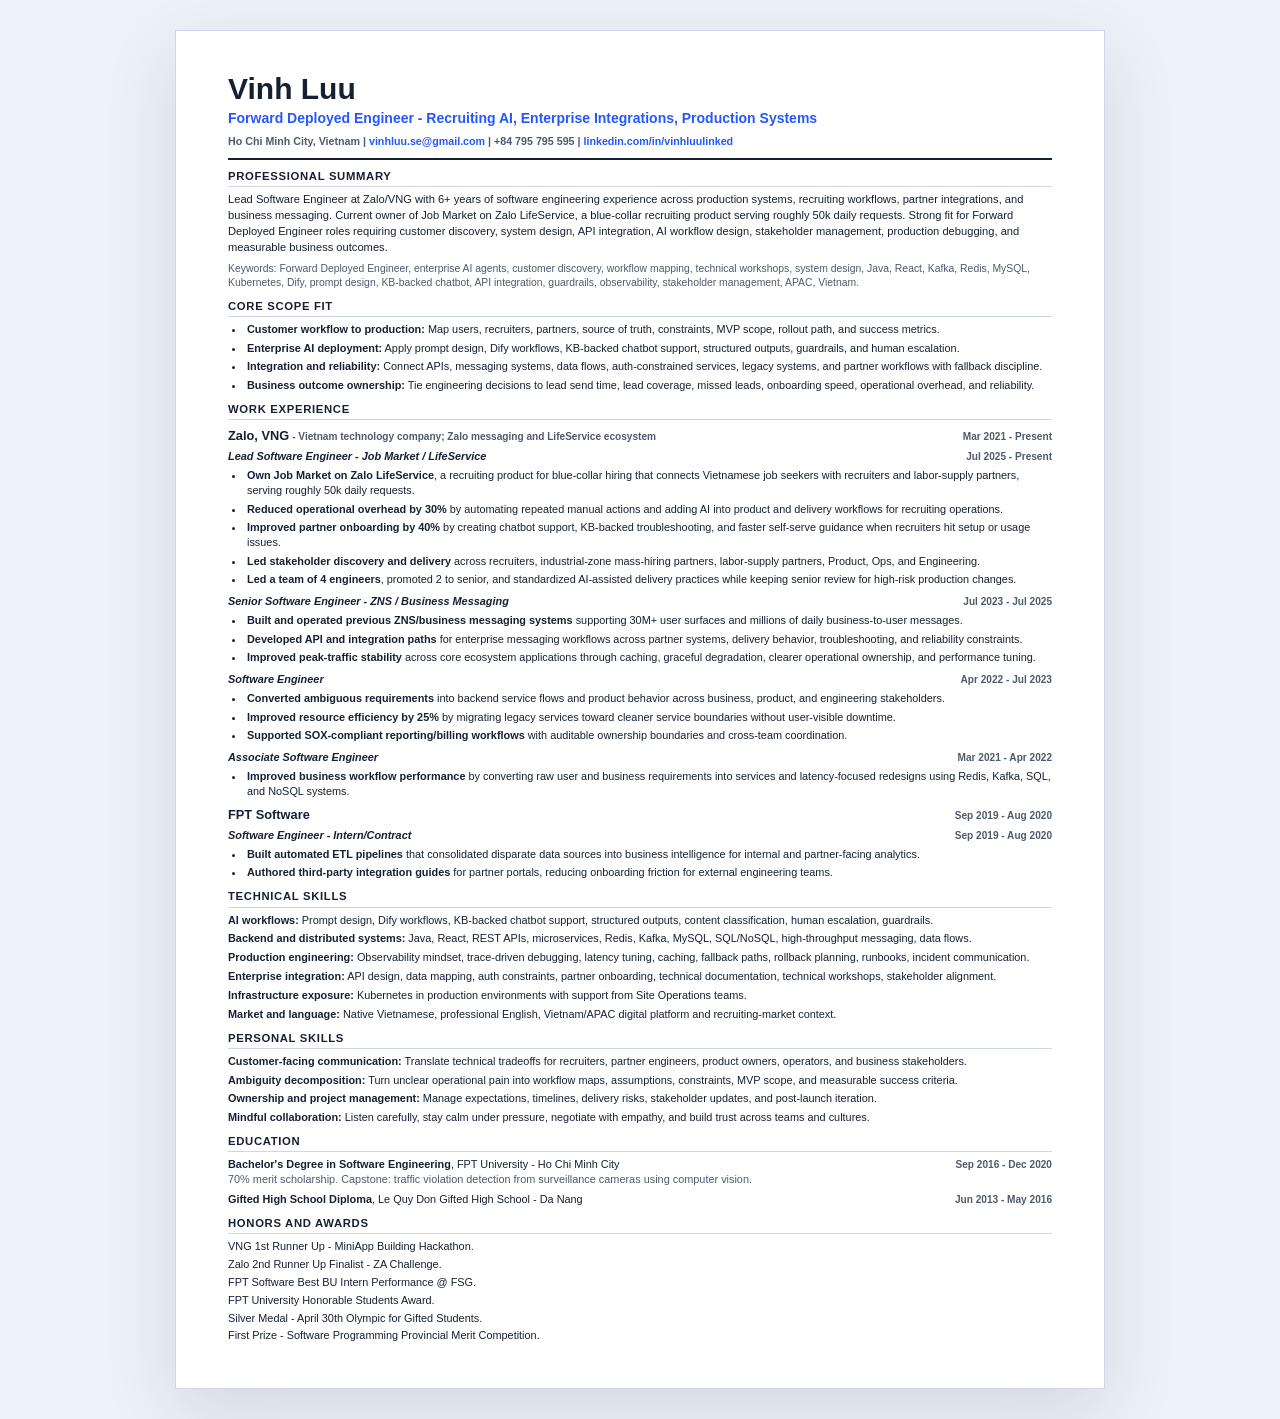
<file: cv/VinhLuu_Forward_Deployed_Engineer_Wonderful_AI.html>
<!DOCTYPE html>
<html lang="en">
<head>
  <meta charset="utf-8">
  <meta name="viewport" content="width=device-width, initial-scale=1">
  <title>Vinh Luu - Forward Deployed Engineer Resume</title>
  <link rel="icon" href="/favicon.ico" sizes="32x32">
  <link rel="icon" href="../assets/favicon.png" type="image/png">
  <link rel="apple-touch-icon" href="../assets/apple-touch-icon.png">
  <style>
    @page {
      size: Letter;
      margin: 0.58in 0.62in;
    }

    :root {
      --ink: #172033;
      --muted: #4f5a6d;
      --line: #cfd7e6;
      --blue: #2458ff;
      --paper: #ffffff;
    }

    * {
      box-sizing: border-box;
    }

    body {
      margin: 0;
      color: var(--ink);
      background: #edf2f8;
      font-family: Arial, Helvetica, sans-serif;
      font-size: 10.9px;
      line-height: 1.36;
    }

    a {
      color: var(--blue);
      text-decoration: none;
    }

    .page {
      width: 100%;
      max-width: 930px;
      margin: 0 auto;
      background: var(--paper);
    }

    header {
      padding-bottom: 10px;
      border-bottom: 2px solid var(--ink);
    }

    h1 {
      margin: 0;
      font-size: 30px;
      line-height: 1.05;
      letter-spacing: 0;
      font-weight: 800;
    }

    .headline {
      margin-top: 4px;
      color: var(--blue);
      font-size: 14px;
      font-weight: 700;
    }

    .contact {
      margin-top: 6px;
      color: var(--muted);
      font-size: 10.7px;
      font-weight: 600;
    }

    section {
      margin-top: 11px;
    }

    h2 {
      margin: 0 0 5px;
      padding-bottom: 4px;
      border-bottom: 1px solid var(--line);
      color: var(--ink);
      font-size: 11.3px;
      line-height: 1;
      letter-spacing: 0.06em;
      text-transform: uppercase;
    }

    p {
      margin: 0 0 5px;
    }

    ul {
      margin: 4px 0 7px 17px;
      padding: 0;
    }

    li {
      margin: 0 0 3.8px;
      padding-left: 2px;
    }

    strong {
      color: var(--ink);
    }

    .summary {
      font-size: 11.15px;
      line-height: 1.42;
    }

    .keywords {
      margin-top: 6px;
      color: var(--muted);
      font-size: 10.4px;
      line-height: 1.35;
    }

    .role-head,
    .role-line,
    .edu-row {
      display: flex;
      justify-content: space-between;
      gap: 14px;
      align-items: baseline;
      break-inside: avoid;
    }

    .role-head {
      margin-top: 7px;
    }

    .company {
      font-size: 12.8px;
      font-weight: 800;
    }

    .company-note,
    .dates,
    .small {
      color: var(--muted);
    }

    .company-note {
      font-size: 10.1px;
      font-weight: 600;
    }

    .role-line {
      margin-top: 5px;
      font-weight: 700;
    }

    .role-title {
      font-style: italic;
    }

    .dates {
      white-space: nowrap;
      font-size: 10.1px;
      font-weight: 600;
    }

    .page-separator {
      display: block;
      height: 0;
      break-before: page;
      page-break-before: always;
    }

    .skills-list {
      margin: 0;
      padding: 0;
      list-style: none;
    }

    .skills-list li {
      margin: 0 0 4px;
      padding: 0;
    }

    .award-list {
      margin: 0;
      padding: 0;
      list-style: none;
    }

    .award-list li {
      margin: 0 0 3px;
      padding: 0;
      break-inside: avoid;
    }

    .edu-row {
      margin-top: 5px;
    }

    @media print {
      body {
        background: white;
        -webkit-print-color-adjust: exact;
        print-color-adjust: exact;
      }

      .page {
        max-width: none;
      }
    }

    @media screen {
      body {
        padding: 30px 16px;
      }

      .page {
        padding: 42px 52px;
        border: 1px solid var(--line);
        box-shadow: 0 24px 70px rgba(23, 32, 51, 0.12);
      }
    }

    @media screen and (max-width: 760px) {
      body {
        padding: 0;
        background: white;
      }

      .page {
        padding: 24px 18px;
        border: 0;
        box-shadow: none;
      }

      .role-head,
      .role-line,
      .edu-row {
        flex-direction: column;
        gap: 2px;
      }
    }
  </style>
</head>
<body>
  <main class="page">
    <header>
      <h1>Vinh Luu</h1>
      <div class="headline">Forward Deployed Engineer - Recruiting AI, Enterprise Integrations, Production Systems</div>
      <div class="contact">
        Ho Chi Minh City, Vietnam | <a href="mailto:vinhluu.se@gmail.com">vinhluu.se@gmail.com</a> | +84 795 795 595 | <a href="https://www.linkedin.com/in/vinhluulinked/">linkedin.com/in/vinhluulinked</a>
      </div>
    </header>

    <section>
      <h2>Professional Summary</h2>
      <p class="summary">
        Lead Software Engineer at Zalo/VNG with 6+ years of software engineering experience across production systems, recruiting workflows, partner integrations, and business messaging. Current owner of Job Market on Zalo LifeService, a blue-collar recruiting product serving roughly 50k daily requests. Strong fit for Forward Deployed Engineer roles requiring customer discovery, system design, API integration, AI workflow design, stakeholder management, production debugging, and measurable business outcomes.
      </p>
      <p class="keywords">
        Keywords: Forward Deployed Engineer, enterprise AI agents, customer discovery, workflow mapping, technical workshops, system design, Java, React, Kafka, Redis, MySQL, Kubernetes, Dify, prompt design, KB-backed chatbot, API integration, guardrails, observability, stakeholder management, APAC, Vietnam.
      </p>
    </section>

    <section>
      <h2>Core Scope Fit</h2>
      <ul>
        <li><strong>Customer workflow to production:</strong> Map users, recruiters, partners, source of truth, constraints, MVP scope, rollout path, and success metrics.</li>
        <li><strong>Enterprise AI deployment:</strong> Apply prompt design, Dify workflows, KB-backed chatbot support, structured outputs, guardrails, and human escalation.</li>
        <li><strong>Integration and reliability:</strong> Connect APIs, messaging systems, data flows, auth-constrained services, legacy systems, and partner workflows with fallback discipline.</li>
        <li><strong>Business outcome ownership:</strong> Tie engineering decisions to lead send time, lead coverage, missed leads, onboarding speed, operational overhead, and reliability.</li>
      </ul>
    </section>

    <section>
      <h2>Work Experience</h2>

      <div class="role-head">
        <div>
          <span class="company">Zalo, VNG</span>
          <span class="company-note"> - Vietnam technology company; Zalo messaging and LifeService ecosystem</span>
        </div>
        <div class="dates">Mar 2021 - Present</div>
      </div>

      <div class="role-line">
        <span class="role-title">Lead Software Engineer - Job Market / LifeService</span>
        <span class="dates">Jul 2025 - Present</span>
      </div>
      <ul>
        <li><strong>Own Job Market on Zalo LifeService</strong>, a recruiting product for blue-collar hiring that connects Vietnamese job seekers with recruiters and labor-supply partners, serving roughly 50k daily requests.</li>
        <li><strong>Reduced operational overhead by 30%</strong> by automating repeated manual actions and adding AI into product and delivery workflows for recruiting operations.</li>
        <li><strong>Improved partner onboarding by 40%</strong> by creating chatbot support, KB-backed troubleshooting, and faster self-serve guidance when recruiters hit setup or usage issues.</li>
        <li><strong>Led stakeholder discovery and delivery</strong> across recruiters, industrial-zone mass-hiring partners, labor-supply partners, Product, Ops, and Engineering.</li>
        <li><strong>Led a team of 4 engineers</strong>, promoted 2 to senior, and standardized AI-assisted delivery practices while keeping senior review for high-risk production changes.</li>
      </ul>

      <div class="role-line">
        <span class="role-title">Senior Software Engineer - ZNS / Business Messaging</span>
        <span class="dates">Jul 2023 - Jul 2025</span>
      </div>
      <ul>
        <li><strong>Built and operated previous ZNS/business messaging systems</strong> supporting 30M+ user surfaces and millions of daily business-to-user messages.</li>
        <li><strong>Developed API and integration paths</strong> for enterprise messaging workflows across partner systems, delivery behavior, troubleshooting, and reliability constraints.</li>
        <li><strong>Improved peak-traffic stability</strong> across core ecosystem applications through caching, graceful degradation, clearer operational ownership, and performance tuning.</li>
      </ul>

      <div class="role-line">
        <span class="role-title">Software Engineer</span>
        <span class="dates">Apr 2022 - Jul 2023</span>
      </div>
      <ul>
        <li><strong>Converted ambiguous requirements</strong> into backend service flows and product behavior across business, product, and engineering stakeholders.</li>
        <li><strong>Improved resource efficiency by 25%</strong> by migrating legacy services toward cleaner service boundaries without user-visible downtime.</li>
        <li><strong>Supported SOX-compliant reporting/billing workflows</strong> with auditable ownership boundaries and cross-team coordination.</li>
      </ul>

      <div class="role-line">
        <span class="role-title">Associate Software Engineer</span>
        <span class="dates">Mar 2021 - Apr 2022</span>
      </div>
      <ul>
        <li><strong>Improved business workflow performance</strong> by converting raw user and business requirements into services and latency-focused redesigns using Redis, Kafka, SQL, and NoSQL systems.</li>
      </ul>

      <div class="page-separator" aria-hidden="true"></div>

      <div class="role-head">
        <div><span class="company">FPT Software</span></div>
        <div class="dates">Sep 2019 - Aug 2020</div>
      </div>
      <div class="role-line">
        <span class="role-title">Software Engineer - Intern/Contract</span>
        <span class="dates">Sep 2019 - Aug 2020</span>
      </div>
      <ul>
        <li><strong>Built automated ETL pipelines</strong> that consolidated disparate data sources into business intelligence for internal and partner-facing analytics.</li>
        <li><strong>Authored third-party integration guides</strong> for partner portals, reducing onboarding friction for external engineering teams.</li>
      </ul>
    </section>

    <section>
      <h2>Technical Skills</h2>
      <ul class="skills-list">
        <li><strong>AI workflows:</strong> Prompt design, Dify workflows, KB-backed chatbot support, structured outputs, content classification, human escalation, guardrails.</li>
        <li><strong>Backend and distributed systems:</strong> Java, React, REST APIs, microservices, Redis, Kafka, MySQL, SQL/NoSQL, high-throughput messaging, data flows.</li>
        <li><strong>Production engineering:</strong> Observability mindset, trace-driven debugging, latency tuning, caching, fallback paths, rollback planning, runbooks, incident communication.</li>
        <li><strong>Enterprise integration:</strong> API design, data mapping, auth constraints, partner onboarding, technical documentation, technical workshops, stakeholder alignment.</li>
        <li><strong>Infrastructure exposure:</strong> Kubernetes in production environments with support from Site Operations teams.</li>
        <li><strong>Market and language:</strong> Native Vietnamese, professional English, Vietnam/APAC digital platform and recruiting-market context.</li>
      </ul>
    </section>

    <section>
      <h2>Personal Skills</h2>
      <ul class="skills-list">
        <li><strong>Customer-facing communication:</strong> Translate technical tradeoffs for recruiters, partner engineers, product owners, operators, and business stakeholders.</li>
        <li><strong>Ambiguity decomposition:</strong> Turn unclear operational pain into workflow maps, assumptions, constraints, MVP scope, and measurable success criteria.</li>
        <li><strong>Ownership and project management:</strong> Manage expectations, timelines, delivery risks, stakeholder updates, and post-launch iteration.</li>
        <li><strong>Mindful collaboration:</strong> Listen carefully, stay calm under pressure, negotiate with empathy, and build trust across teams and cultures.</li>
      </ul>
    </section>

    <section>
      <h2>Education</h2>
      <div class="edu-row">
        <div><strong>Bachelor's Degree in Software Engineering</strong>, FPT University - Ho Chi Minh City</div>
        <div class="dates">Sep 2016 - Dec 2020</div>
      </div>
      <p class="small">70% merit scholarship. Capstone: traffic violation detection from surveillance cameras using computer vision.</p>
      <div class="edu-row">
        <div><strong>Gifted High School Diploma</strong>, Le Quy Don Gifted High School - Da Nang</div>
        <div class="dates">Jun 2013 - May 2016</div>
      </div>
    </section>

    <section>
      <h2>Honors and Awards</h2>
      <ul class="award-list">
        <li>VNG 1st Runner Up - MiniApp Building Hackathon.</li>
        <li>Zalo 2nd Runner Up Finalist - ZA Challenge.</li>
        <li>FPT Software Best BU Intern Performance @ FSG.</li>
        <li>FPT University Honorable Students Award.</li>
        <li>Silver Medal - April 30th Olympic for Gifted Students.</li>
        <li>First Prize - Software Programming Provincial Merit Competition.</li>
      </ul>
    </section>
  </main>
</body>
</html>
</file>
